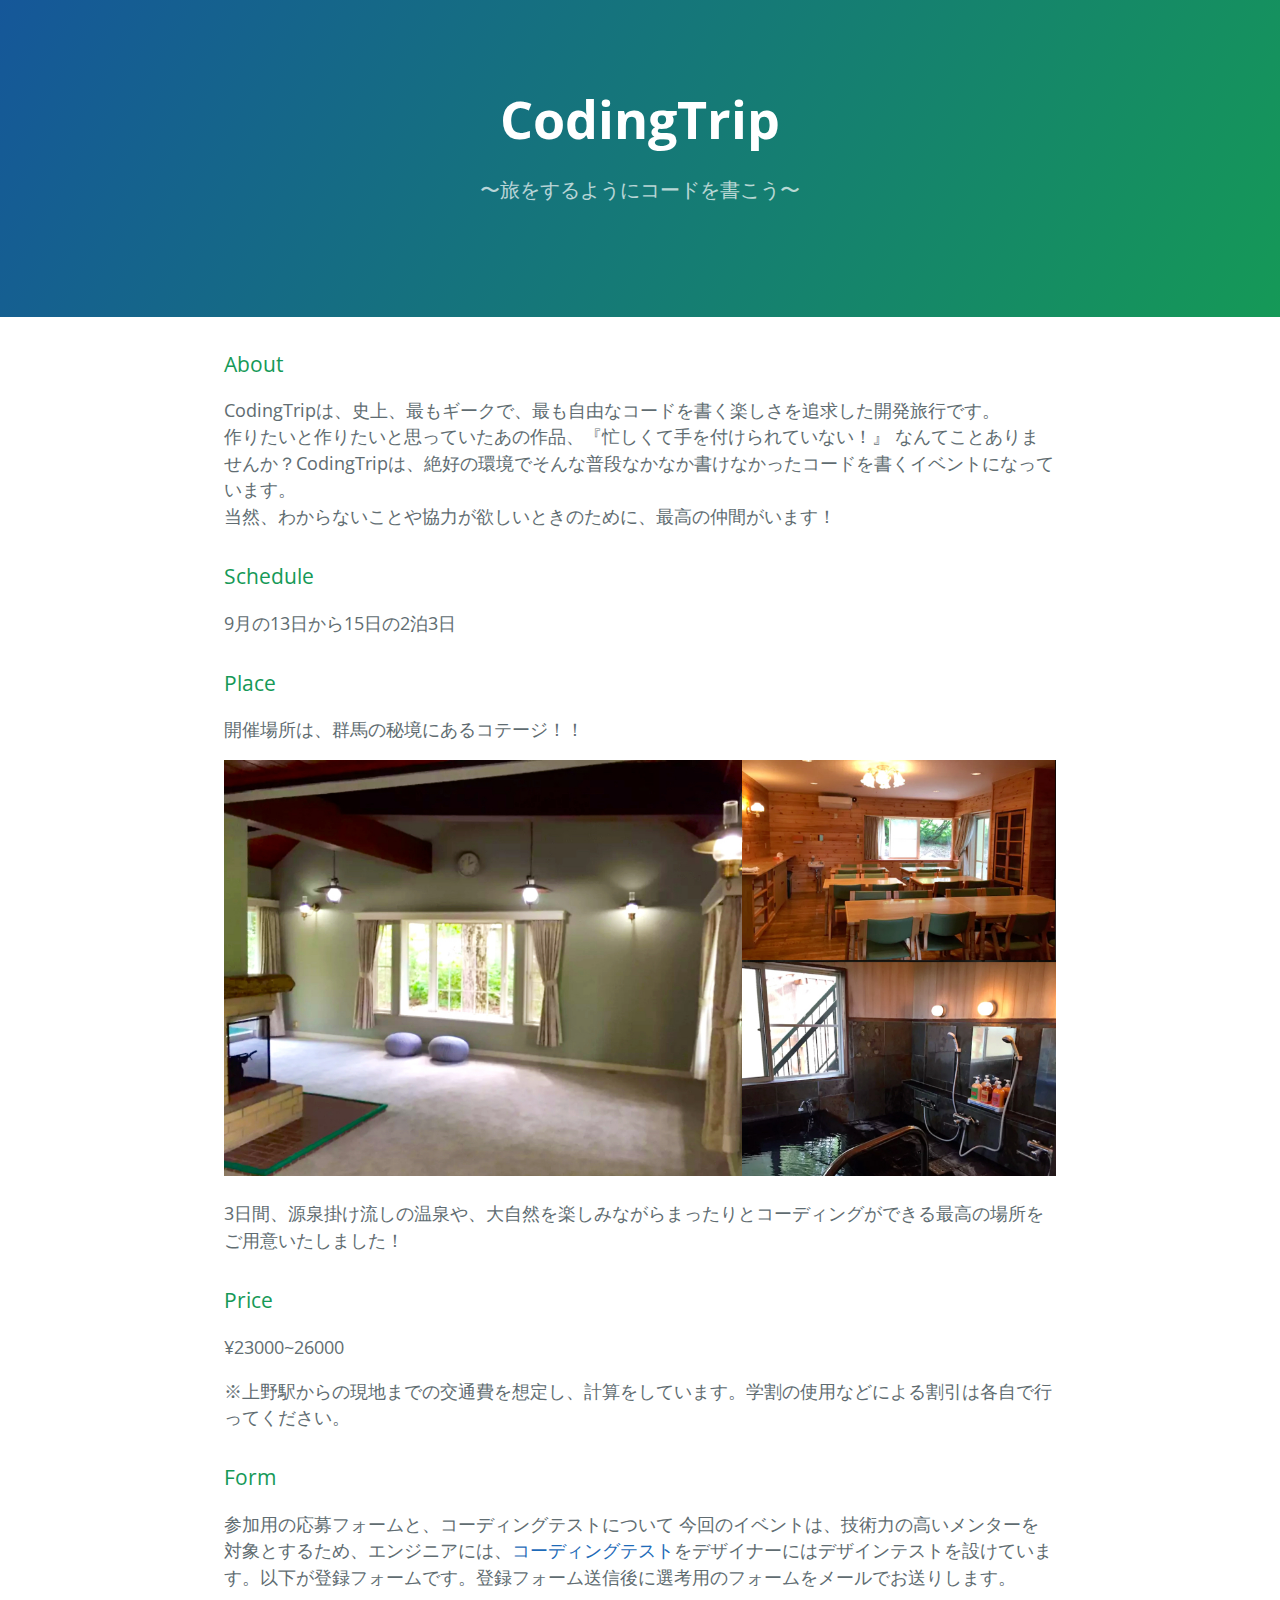
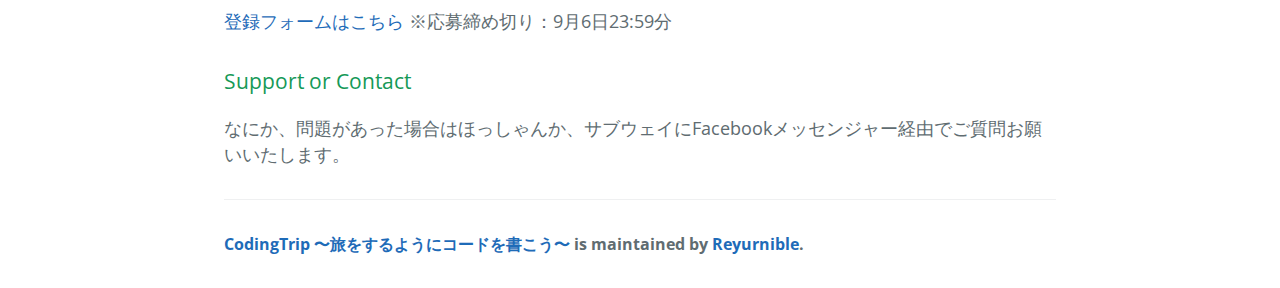
<file: index.html>
<!DOCTYPE html>
<html lang="en-us">
  <head>
    <meta charset="UTF-8">
    <title>CodingTrip 〜旅をするようにコードを書こう〜 by MentorsSchool</title>
    <meta name="viewport" content="width=device-width, initial-scale=1">
    <link rel="stylesheet" type="text/css" href="stylesheets/normalize.css" media="screen">
    <link href='https://fonts.googleapis.com/css?family=Open+Sans:400,700' rel='stylesheet' type='text/css'>
    <link rel="stylesheet" type="text/css" href="stylesheets/stylesheet.css" media="screen">
    <link rel="stylesheet" type="text/css" href="stylesheets/github-light.css" media="screen">
  </head>
  <body>
    <section class="page-header">
      <h1 class="project-name">CodingTrip</h1>
      <h2 class="project-tagline">〜旅をするようにコードを書こう〜</h2>
    </section>

    <section class="main-content">
      <h3><a id="about" class="anchor" href="#about" aria-hidden="true"><span aria-hidden="true" class="octicon octicon-link"></span></a>About</h3>
        <p>
          CodingTripは、史上、最もギークで、最も自由なコードを書く楽しさを追求した開発旅行です。<br>
          作りたいと作りたいと思っていたあの作品、『忙しくて手を付けられていない！』
          なんてことありませんか？CodingTripは、絶好の環境でそんな普段なかなか書けなかったコードを書くイベントになっています。<br>
          当然、わからないことや協力が欲しいときのために、最高の仲間がいます！
        </p>

      <h3><a id="schedule" class="anchor" href="#schedule" aria-hidden="true"><span aria-hidden="true" class="octicon octicon-link"></span></a>Schedule</h3>
        <p>
          9月の13日から15日の2泊3日</b>
        </p>
      <h3><a id="place" class="anchor" href="#designer-templates" aria-hidden="true"><span aria-hidden="true" class="octicon octicon-link"></span></a>Place</h3>
        <p>開催場所は、群馬の秘境にあるコテージ！！</p>
        <img id="placeImage" src="./image/place.jpeg"></img>
        <p>
          3日間、源泉掛け流しの温泉や、大自然を楽しみながらまったりとコーディングができる最高の場所をご用意いたしました！
        </p>
      <h3><a id="price" class="anchor" href="#designer-templates" aria-hidden="true"><span aria-hidden="true" class="octicon octicon-link"></span></a>Price</h3>
        <p>¥23000~26000</p>
        <p>
            ※上野駅からの現地までの交通費を想定し、計算をしています。学割の使用などによる割引は各自で行ってください。
        </p>
      <h3><a id="form" class="anchor" href="#form" aria-hidden="true"><span aria-hidden="true" class="octicon octicon-link"></span></a>Form</h3>
        <p>
          参加用の応募フォームと、コーディングテストについて
          今回のイベントは、技術力の高いメンターを対象とするため、エンジニアには、<a href="./codingtest.html">コーディングテスト</a>をデザイナーにはデザインテストを設けています。以下が登録フォームです。登録フォーム送信後に選考用のフォームをメールでお送りします。
        </p>
        <a href="https://docs.google.com/forms/d/e/1FAIpQLSedLlU4AlSLRO678HzU-JY55dcKl0qyOzU_Le_jAedz8FsvHQ/viewform">登録フォームはこちら</a>
        <span>
            ※応募締め切り：9月6日23:59分
        </span>
      <h3><a id="support-or-contact" class="anchor" href="#support-or-contact" aria-hidden="true"><span aria-hidden="true" class="octicon octicon-link"></span></a>Support or Contact</h3>
        <p>
          なにか、問題があった場合はほっしゃんか、サブウェイにFacebookメッセンジャー経由でご質問お願いいたします。
        </p>

      <footer class="site-footer">
        <span class="site-footer-owner"><a href="https://github.com/Reyurnible/CondingTrip">CodingTrip 〜旅をするようにコードを書こう〜</a> is maintained by <a href="https://github.com/Reyurnible">Reyurnible</a>.</span>
      </footer>

    </section>
  </body>
</html>
</file>
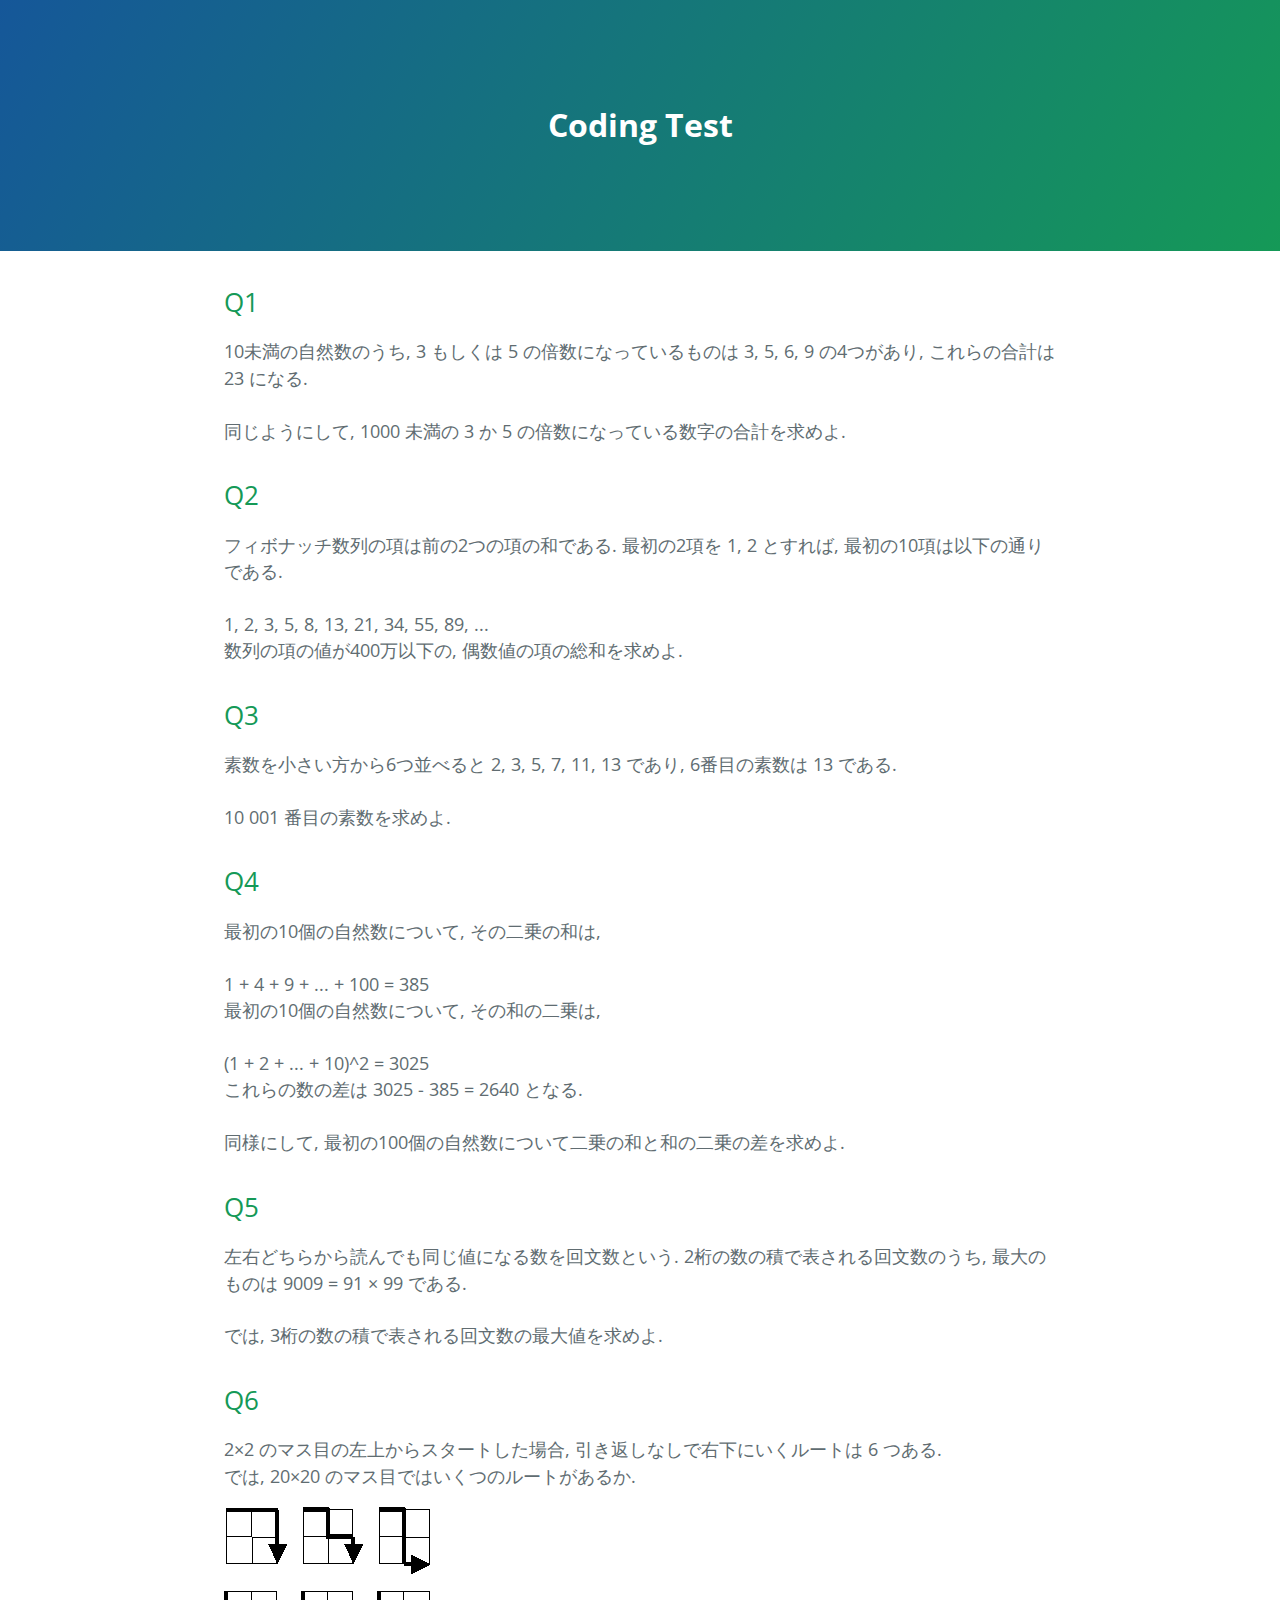
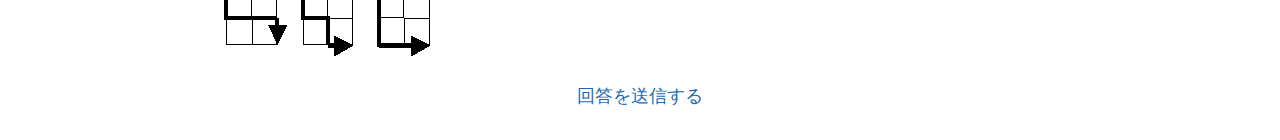
<file: codingtest.html>
<!DOCTYPE html>
<html>
  <head>
    <meta charset="utf-8">
    <title>CodingTrip coding test</title>
    <meta name="viewport" content="width=device-width, initial-scale=1">
    <link rel="stylesheet" type="text/css" href="stylesheets/normalize.css" media="screen">
    <link href='https://fonts.googleapis.com/css?family=Open+Sans:400,700' rel='stylesheet' type='text/css'>
    <link rel="stylesheet" type="text/css" href="stylesheets/stylesheet.css" media="screen">
    <link rel="stylesheet" type="text/css" href="stylesheets/github-light.css" media="screen">
  </head>
  <body>
    <section class="page-header">
        <h1>Coding Test</h1>
    </section>
    <section class="main-content">  
        <h2>Q1</h2>
        <div class="codehilite">
            10未満の自然数のうち, 3 もしくは 5 の倍数になっているものは 3, 5, 6, 9 の4つがあり, これらの合計は 23 になる.<br><br>
            同じようにして, 1000 未満の 3 か 5 の倍数になっている数字の合計を求めよ.
        </div>

        <h2>Q2</h2>
        <div class="codehilite">
            フィボナッチ数列の項は前の2つの項の和である. 最初の2項を 1, 2 とすれば, 最初の10項は以下の通りである.<br><br>
            1, 2, 3, 5, 8, 13, 21, 34, 55, 89, ...<br>
            数列の項の値が400万以下の, 偶数値の項の総和を求めよ.
        </div>
        
        <h2>Q3</h2>
        <div class="codehilite">
            素数を小さい方から6つ並べると 2, 3, 5, 7, 11, 13 であり, 6番目の素数は 13 である.<br><br>
            10 001 番目の素数を求めよ.
        </div>

        <h2>Q4</h2>
        <div class="codehilite">
            最初の10個の自然数について, その二乗の和は,<br><br>
            1 + 4 + 9 + ... + 100 = 385<br>
            最初の10個の自然数について, その和の二乗は,<br><br>
            (1 + 2 + ... + 10)^2 = 3025<br>
            これらの数の差は 3025 - 385 = 2640 となる.<br><br>
            同様にして, 最初の100個の自然数について二乗の和と和の二乗の差を求めよ.
        </div>

        <h2>Q5</h2>
        <div class="codehilite">
            左右どちらから読んでも同じ値になる数を回文数という. 2桁の数の積で表される回文数のうち, 最大のものは 9009 = 91 × 99 である.<br><br>
            では, 3桁の数の積で表される回文数の最大値を求めよ.
        </div>

        <h2>Q6</h2>
        <div class="codehilite">
            2×2 のマス目の左上からスタートした場合, 引き返しなしで右下にいくルートは 6 つある.<br>
            では, 20×20 のマス目ではいくつのルートがあるか.
        </div>
        <p><img src="image/q15_pic.png"></p>
        
        <div class="post">
            <a href="https://docs.google.com/forms/d/e/1FAIpQLSf2ARgjAnXBJys--ONLQLCgb6EBLKX2MHxE4q4JaFOPeS-LlQ/viewform">
                回答を送信する
            </a>
        </div>
        
      </section>
  </body>
</html>
</file>
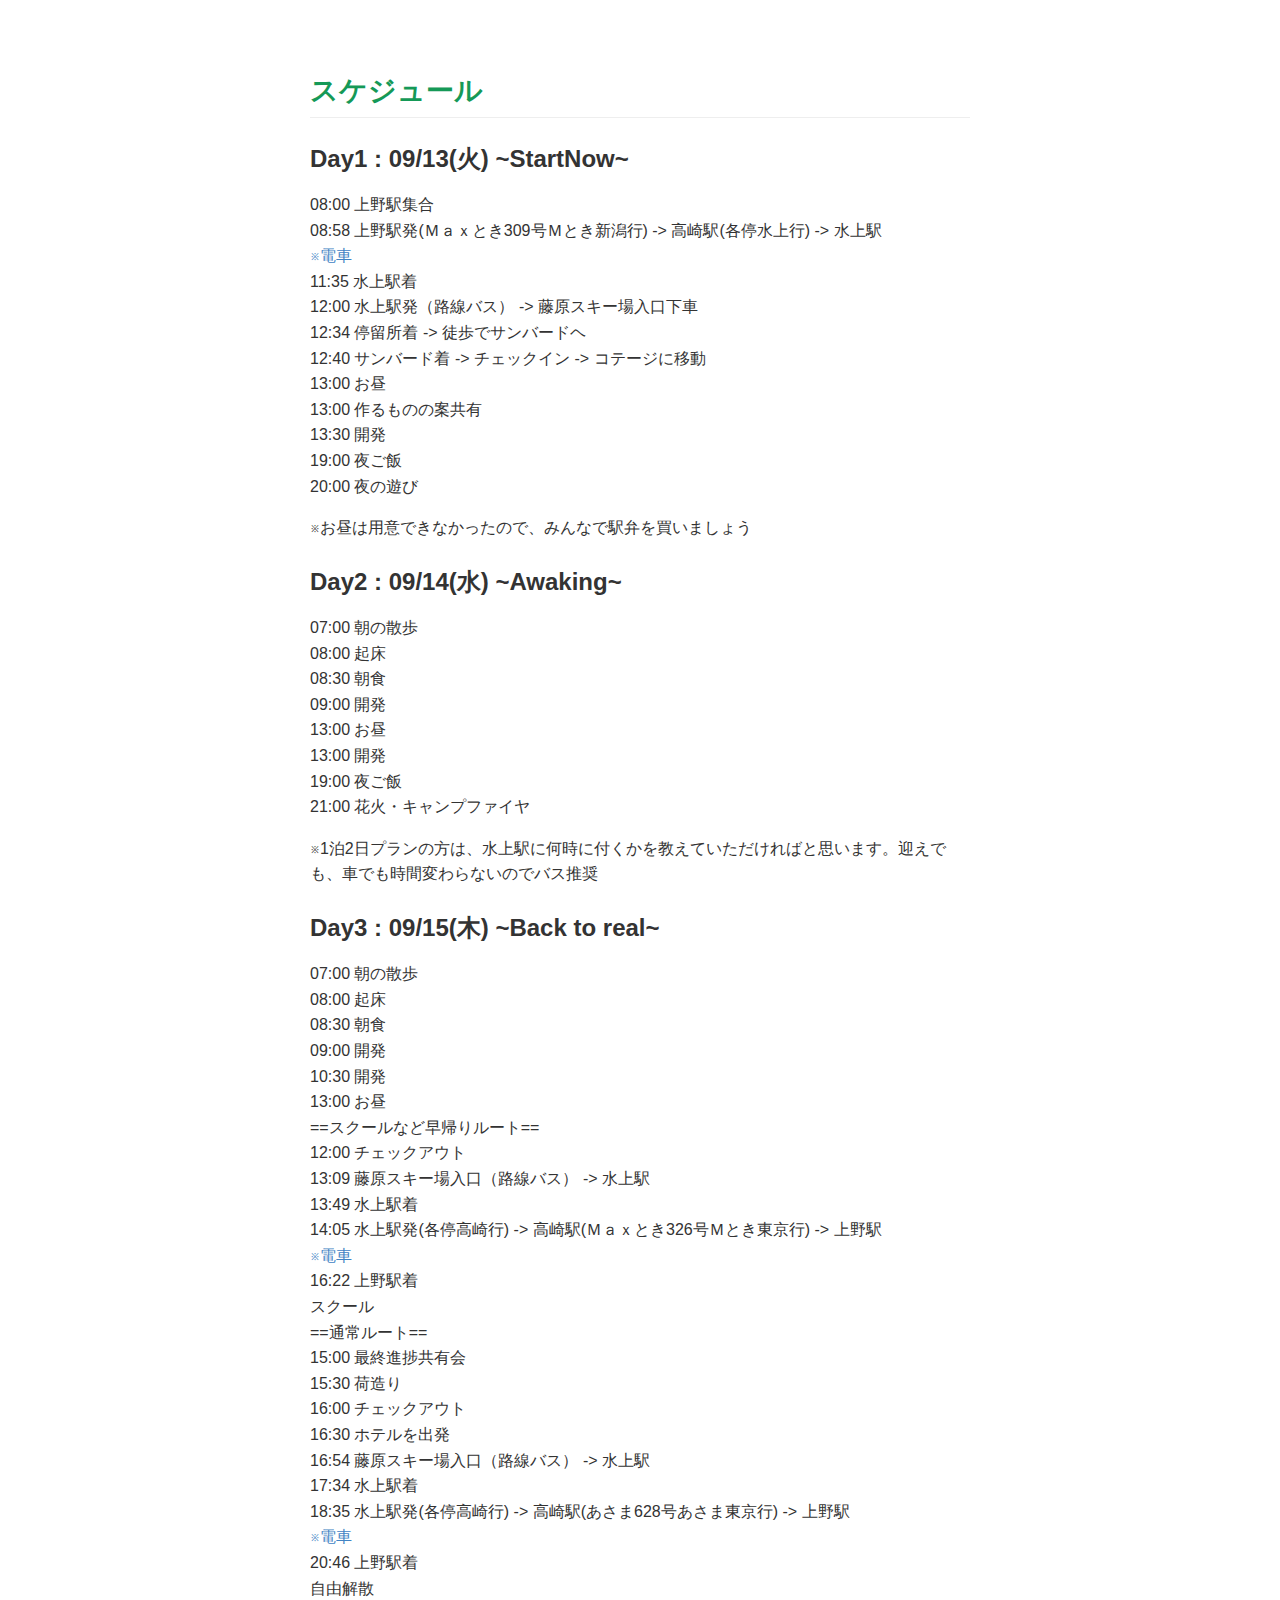
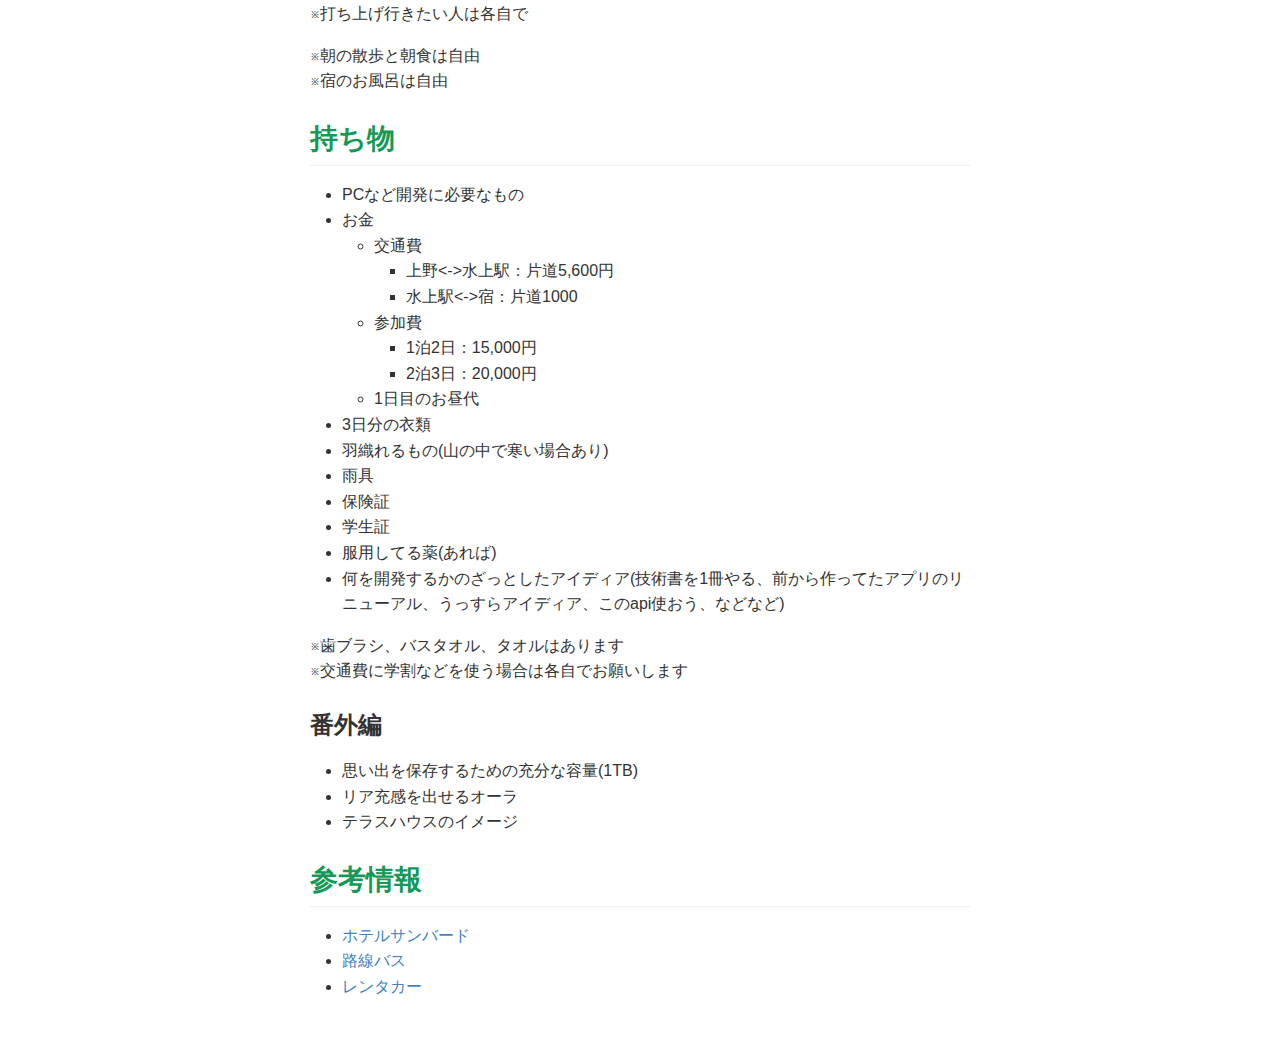
<file: guide.html>
<!DOCTYPE html>
<html>
<head>
	<meta charset="utf-8">
    <link rel="stylesheet" type="text/css" href="stylesheets/guide.css"></link>
	<title>The guide of CodingTrip</title>
</head>
	<body>
		<article class="markdown-body">
			<h1 id="the-guide-of-codingtrip"><a name="user-content-the-guide-of-codingtrip" href="#the-guide-of-codingtrip" class="headeranchor-link" aria-hidden="true"><span class="headeranchor"></span></a>The guide of CodingTrip</h1>
			<h2 id="_1"><a name="user-content-_1" href="#_1" class="headeranchor-link" aria-hidden="true"><span class="headeranchor"></span></a>スケジュール</h2>
			<h3 id="day1-0913-startnow"><a name="user-content-day1-0913-startnow" href="#day1-0913-startnow" class="headeranchor-link" aria-hidden="true"><span class="headeranchor"></span></a>Day1 : 09/13(火) ~StartNow~</h3>
			<p>08:00   上野駅集合<br />
			08:58   上野駅発(Ｍａｘとき309号Ｍとき新潟行) -&gt; 高崎駅(各停水上行) -&gt; 水上駅<br />
			<a href="https://goo.gl/maps/opUtPSEUZzB2">※電車</a><br />
			11:35   水上駅着<br />
			12:00   水上駅発（路線バス） -&gt; 藤原スキー場入口下車<br />
			12:34   停留所着 -&gt; 徒歩でサンバードヘ<br />
			12:40   サンバード着 -&gt; チェックイン -&gt; コテージに移動<br />
			13:00   お昼<br />
			13:00   作るものの案共有<br />
			13:30   開発<br />
			19:00   夜ご飯<br />
			20:00   夜の遊び</p>
			<p>※お昼は用意できなかったので、みんなで駅弁を買いましょう</p>
			<h3 id="day2-0914-awaking"><a name="user-content-day2-0914-awaking" href="#day2-0914-awaking" class="headeranchor-link" aria-hidden="true"><span class="headeranchor"></span></a>Day2 : 09/14(水) ~Awaking~</h3>
			<p>07:00   朝の散歩<br />
			08:00   起床<br />
			08:30   朝食<br />
			09:00   開発<br />
			13:00   お昼<br />
			13:00   開発<br />
			19:00   夜ご飯<br />
			21:00   花火・キャンプファイヤ</p>
			<p>※1泊2日プランの方は、水上駅に何時に付くかを教えていただければと思います。迎えでも、車でも時間変わらないのでバス推奨</p>
			<h3 id="day3-0915-back-to-real"><a name="user-content-day3-0915-back-to-real" href="#day3-0915-back-to-real" class="headeranchor-link" aria-hidden="true"><span class="headeranchor"></span></a>Day3 : 09/15(木) ~Back to real~</h3>
			<p>07:00   朝の散歩<br />
			08:00   起床<br />
			08:30   朝食<br />
			09:00   開発<br />
			10:30   開発<br />
			13:00   お昼<br />
			==スクールなど早帰りルート==<br />
			12:00   チェックアウト<br />
			13:09   藤原スキー場入口（路線バス） -&gt; 水上駅<br />
			13:49   水上駅着<br />
			14:05   水上駅発(各停高崎行) -&gt; 高崎駅(Ｍａｘとき326号Ｍとき東京行) -&gt; 上野駅<br />
			<a href="https://goo.gl/maps/MhA2nD9Q9VG2">※電車</a><br />
			16:22   上野駅着<br />
			        スクール<br />
			==通常ルート==<br />
			15:00   最終進捗共有会<br />
			15:30   荷造り<br />
			16:00   チェックアウト<br />
			16:30   ホテルを出発<br />
			16:54   藤原スキー場入口（路線バス） -&gt; 水上駅<br />
			17:34   水上駅着<br />
			18:35   水上駅発(各停高崎行) -&gt; 高崎駅(あさま628号あさま東京行) -&gt; 上野駅<br />
			<a href="https://goo.gl/maps/5hMM2d3pNzp">※電車</a><br />
			20:46   上野駅着<br />
			        自由解散<br />
			        ※打ち上げ行きたい人は各自で</p>
			<p>※朝の散歩と朝食は自由<br />
			※宿のお風呂は自由</p>
			<h2 id="_2"><a name="user-content-_2" href="#_2" class="headeranchor-link" aria-hidden="true"><span class="headeranchor"></span></a>持ち物</h2>
			<ul>
			<li>PCなど開発に必要なもの</li>
			<li>お金<ul>
			<li>交通費<ul>
			<li>上野&lt;-&gt;水上駅：片道5,600円</li>
			<li>水上駅&lt;-&gt;宿：片道1000</li>
			</ul>
			</li>
			<li>参加費<ul>
			<li>1泊2日：15,000円</li>
			<li>2泊3日：20,000円</li>
			</ul>
			</li>
			<li>1日目のお昼代</li>
			</ul>
			</li>
			<li>3日分の衣類</li>
			<li>羽織れるもの(山の中で寒い場合あり)</li>
			<li>雨具</li>
			<li>保険証</li>
			<li>学生証</li>
			<li>服用してる薬(あれば)</li>
			<li>何を開発するかのざっとしたアイディア(技術書を1冊やる、前から作ってたアプリのリニューアル、うっすらアイディア、このapi使おう、などなど)</li>
			</ul>
			<p>※歯ブラシ、バスタオル、タオルはあります<br />
			※交通費に学割などを使う場合は各自でお願いします</p>
			<h3 id="_3"><a name="user-content-_3" href="#_3" class="headeranchor-link" aria-hidden="true"><span class="headeranchor"></span></a>番外編</h3>
			<ul>
			<li>思い出を保存するための充分な容量(1TB)</li>
			<li>リア充感を出せるオーラ</li>
			<li>テラスハウスのイメージ</li>
			</ul>
			<h2 id="_4"><a name="user-content-_4" href="#_4" class="headeranchor-link" aria-hidden="true"><span class="headeranchor"></span></a>参考情報</h2>
			<ul>
			<li><a href="http://hotel-sunbird.com/">ホテルサンバード</a></li>
			<li><a href="http://www.kan-etsu.net/publics/index/20/">路線バス</a></li>
			<li><a href="http://www.ekiren.co.jp/annai/map/03kantou/e01012minakami.html">レンタカー</a></li>
			</ul>
		</article>
	</body>
</html>
</file>
<file: stylesheets/stylesheet.css>
* {
  box-sizing: border-box; }

body {
  padding: 0;
  margin: 0;
  font-family: "Open Sans", "Helvetica Neue", Helvetica, Arial, sans-serif;
  font-size: 16px;
  line-height: 1.5;
  color: #606c71; }

a {
  color: #1e6bb8;
  text-decoration: none; }
  a:hover {
    text-decoration: underline; }

.btn {
  display: inline-block;
  margin-bottom: 1rem;
  color: rgba(255, 255, 255, 0.7);
  background-color: rgba(255, 255, 255, 0.08);
  border-color: rgba(255, 255, 255, 0.2);
  border-style: solid;
  border-width: 1px;
  border-radius: 0.3rem;
  transition: color 0.2s, background-color 0.2s, border-color 0.2s; }
  .btn + .btn {
    margin-left: 1rem; }

.btn:hover {
  color: rgba(255, 255, 255, 0.8);
  text-decoration: none;
  background-color: rgba(255, 255, 255, 0.2);
  border-color: rgba(255, 255, 255, 0.3); }

@media screen and (min-width: 64em) {
  .btn {
    padding: 0.75rem 1rem; } }

@media screen and (min-width: 42em) and (max-width: 64em) {
  .btn {
    padding: 0.6rem 0.9rem;
    font-size: 0.9rem; } }

@media screen and (max-width: 42em) {
  .btn {
    display: block;
    width: 100%;
    padding: 0.75rem;
    font-size: 0.9rem; }
    .btn + .btn {
      margin-top: 1rem;
      margin-left: 0; } }

.page-header {
  color: #fff;
  text-align: center;
  background-color: #159957;
  background-image: linear-gradient(120deg, #155799, #159957); 
}

@media screen and (min-width: 64em) {
  .page-header {
    padding: 5rem 6rem; } }

@media screen and (min-width: 42em) and (max-width: 64em) {
  .page-header {
    padding: 3rem 4rem; } }

@media screen and (max-width: 42em) {
  .page-header {
    padding: 2rem 1rem; } }

.project-name {
  margin-top: 0;
  margin-bottom: 0.1rem; }

@media screen and (min-width: 64em) {
  .project-name {
    font-size: 3.25rem; } }

@media screen and (min-width: 42em) and (max-width: 64em) {
  .project-name {
    font-size: 2.25rem; } }

@media screen and (max-width: 42em) {
  .project-name {
    font-size: 1.75rem; } }

.project-tagline {
  margin-bottom: 2rem;
  font-weight: normal;
  opacity: 0.7; }

@media screen and (min-width: 64em) {
  .project-tagline {
    font-size: 1.25rem; } }

@media screen and (min-width: 42em) and (max-width: 64em) {
  .project-tagline {
    font-size: 1.15rem; } }

@media screen and (max-width: 42em) {
  .project-tagline {
    font-size: 1rem; } }

.main-content :first-child {
  margin-top: 0; }
.main-content img {
  max-width: 100%; }
.main-content h1, .main-content h2, .main-content h3, .main-content h4, .main-content h5, .main-content h6 {
  margin-top: 2rem;
  margin-bottom: 1rem;
  font-weight: normal;
  color: #159957; }
.main-content p {
  margin-bottom: 1em; }
.main-content code {
  padding: 2px 4px;
  font-family: Consolas, "Liberation Mono", Menlo, Courier, monospace;
  font-size: 0.9rem;
  color: #383e41;
  background-color: #f3f6fa;
  border-radius: 0.3rem; }
.main-content pre {
  padding: 0.8rem;
  margin-top: 0;
  margin-bottom: 1rem;
  font: 1rem Consolas, "Liberation Mono", Menlo, Courier, monospace;
  color: #567482;
  word-wrap: normal;
  background-color: #f3f6fa;
  border: solid 1px #dce6f0;
  border-radius: 0.3rem; }
  .main-content pre > code {
    padding: 0;
    margin: 0;
    font-size: 0.9rem;
    color: #567482;
    word-break: normal;
    white-space: pre;
    background: transparent;
    border: 0; }
.main-content .highlight {
  margin-bottom: 1rem; }
  .main-content .highlight pre {
    margin-bottom: 0;
    word-break: normal; }
.main-content .highlight pre, .main-content pre {
  padding: 0.8rem;
  overflow: auto;
  font-size: 0.9rem;
  line-height: 1.45;
  border-radius: 0.3rem; }
.main-content pre code, .main-content pre tt {
  display: inline;
  max-width: initial;
  padding: 0;
  margin: 0;
  overflow: initial;
  line-height: inherit;
  word-wrap: normal;
  background-color: transparent;
  border: 0; }
  .main-content pre code:before, .main-content pre code:after, .main-content pre tt:before, .main-content pre tt:after {
    content: normal; }
.main-content ul, .main-content ol {
  margin-top: 0; }
.main-content blockquote {
  padding: 0 1rem;
  margin-left: 0;
  color: #819198;
  border-left: 0.3rem solid #dce6f0; }
  .main-content blockquote > :first-child {
    margin-top: 0; }
  .main-content blockquote > :last-child {
    margin-bottom: 0; }
.main-content table {
  display: block;
  width: 100%;
  overflow: auto;
  word-break: normal;
  word-break: keep-all; }
  .main-content table th {
    font-weight: bold; }
  .main-content table th, .main-content table td {
    padding: 0.5rem 1rem;
    border: 1px solid #e9ebec; }
.main-content dl {
  padding: 0; }
  .main-content dl dt {
    padding: 0;
    margin-top: 1rem;
    font-size: 1rem;
    font-weight: bold; }
  .main-content dl dd {
    padding: 0;
    margin-bottom: 1rem; }
.main-content hr {
  height: 2px;
  padding: 0;
  margin: 1rem 0;
  background-color: #eff0f1;
  border: 0; }

@media screen and (min-width: 64em) {
  .main-content {
    max-width: 64rem;
    padding: 2rem 6rem;
    margin: 0 auto;
    font-size: 1.1rem; } }

@media screen and (min-width: 42em) and (max-width: 64em) {
  .main-content {
    padding: 2rem 4rem;
    font-size: 1.1rem; } }

@media screen and (max-width: 42em) {
  .main-content {
    padding: 2rem 1rem;
    font-size: 1rem; } }

.site-footer {
  padding-top: 2rem;
  margin-top: 2rem;
  border-top: solid 1px #eff0f1; }

.site-footer-owner {
  display: block;
  font-weight: bold; }

.site-footer-credits {
  color: #819198; }

@media screen and (min-width: 64em) {
  .site-footer {
    font-size: 1rem; } }

@media screen and (min-width: 42em) and (max-width: 64em) {
  .site-footer {
    font-size: 1rem; } }

@media screen and (max-width: 42em) {
  .site-footer {
    font-size: 0.9rem; } }

.post {
    text-align: center;
}

.place img {
  width: 100%;
  height: auto;
}
</file>
<file: stylesheets/github-light.css>
/*
The MIT License (MIT)

Copyright (c) 2016 GitHub, Inc.

Permission is hereby granted, free of charge, to any person obtaining a copy
of this software and associated documentation files (the "Software"), to deal
in the Software without restriction, including without limitation the rights
to use, copy, modify, merge, publish, distribute, sublicense, and/or sell
copies of the Software, and to permit persons to whom the Software is
furnished to do so, subject to the following conditions:

The above copyright notice and this permission notice shall be included in all
copies or substantial portions of the Software.

THE SOFTWARE IS PROVIDED "AS IS", WITHOUT WARRANTY OF ANY KIND, EXPRESS OR
IMPLIED, INCLUDING BUT NOT LIMITED TO THE WARRANTIES OF MERCHANTABILITY,
FITNESS FOR A PARTICULAR PURPOSE AND NONINFRINGEMENT. IN NO EVENT SHALL THE
AUTHORS OR COPYRIGHT HOLDERS BE LIABLE FOR ANY CLAIM, DAMAGES OR OTHER
LIABILITY, WHETHER IN AN ACTION OF CONTRACT, TORT OR OTHERWISE, ARISING FROM,
OUT OF OR IN CONNECTION WITH THE SOFTWARE OR THE USE OR OTHER DEALINGS IN THE
SOFTWARE.

*/

.pl-c /* comment */ {
  color: #969896;
}

.pl-c1 /* constant, variable.other.constant, support, meta.property-name, support.constant, support.variable, meta.module-reference, markup.raw, meta.diff.header */,
.pl-s .pl-v /* string variable */ {
  color: #0086b3;
}

.pl-e /* entity */,
.pl-en /* entity.name */ {
  color: #795da3;
}

.pl-smi /* variable.parameter.function, storage.modifier.package, storage.modifier.import, storage.type.java, variable.other */,
.pl-s .pl-s1 /* string source */ {
  color: #333;
}

.pl-ent /* entity.name.tag */ {
  color: #63a35c;
}

.pl-k /* keyword, storage, storage.type */ {
  color: #a71d5d;
}

.pl-s /* string */,
.pl-pds /* punctuation.definition.string, string.regexp.character-class */,
.pl-s .pl-pse .pl-s1 /* string punctuation.section.embedded source */,
.pl-sr /* string.regexp */,
.pl-sr .pl-cce /* string.regexp constant.character.escape */,
.pl-sr .pl-sre /* string.regexp source.ruby.embedded */,
.pl-sr .pl-sra /* string.regexp string.regexp.arbitrary-repitition */ {
  color: #183691;
}

.pl-v /* variable */ {
  color: #ed6a43;
}

.pl-id /* invalid.deprecated */ {
  color: #b52a1d;
}

.pl-ii /* invalid.illegal */ {
  color: #f8f8f8;
  background-color: #b52a1d;
}

.pl-sr .pl-cce /* string.regexp constant.character.escape */ {
  font-weight: bold;
  color: #63a35c;
}

.pl-ml /* markup.list */ {
  color: #693a17;
}

.pl-mh /* markup.heading */,
.pl-mh .pl-en /* markup.heading entity.name */,
.pl-ms /* meta.separator */ {
  font-weight: bold;
  color: #1d3e81;
}

.pl-mq /* markup.quote */ {
  color: #008080;
}

.pl-mi /* markup.italic */ {
  font-style: italic;
  color: #333;
}

.pl-mb /* markup.bold */ {
  font-weight: bold;
  color: #333;
}

.pl-md /* markup.deleted, meta.diff.header.from-file */ {
  color: #bd2c00;
  background-color: #ffecec;
}

.pl-mi1 /* markup.inserted, meta.diff.header.to-file */ {
  color: #55a532;
  background-color: #eaffea;
}

.pl-mdr /* meta.diff.range */ {
  font-weight: bold;
  color: #795da3;
}

.pl-mo /* meta.output */ {
  color: #1d3e81;
}
</file>
<file: stylesheets/guide.css>
@charset "utf-8";

body {
  width: 45em;
  outline: 1300px solid #fff;
  margin: 16px auto;
}

body .markdown-body
{
  padding: 30px;
}

@font-face {
  font-family: fontawesome-mini;
  src: url([data-uri]) format('woff');
}

@font-face {
  font-family: octicons-anchor;
  src: url([data-uri]) format('woff');
}

.markdown-body {
  font-family: sans-serif;
  -ms-text-size-adjust: 100%;
  -webkit-text-size-adjust: 100%;
  color: #333333;
  overflow: hidden;
  font-family: "Helvetica Neue", Helvetica, "Segoe UI", Arial, freesans, sans-serif;
  font-size: 16px;
  line-height: 1.6;
  word-wrap: break-word;
}

.markdown-body a {
  background: transparent;
}

.markdown-body a:active,
.markdown-body a:hover {
  outline: 0;
}

.markdown-body b,
.markdown-body strong {
  font-weight: bold;
}

.markdown-body mark {
  background: #ff0;
  color: #000;
  font-style: italic;
  font-weight: bold;
}

.markdown-body sub,
.markdown-body sup {
  font-size: 75%;
  line-height: 0;
  position: relative;
  vertical-align: baseline;
}
.markdown-body sup {
  top: -0.5em;
}
.markdown-body sub {
  bottom: -0.25em;
}

.markdown-body h1 {
  font-size: 2em;
  margin: 0.67em 0;
  display: none;
  color: #159957;
  text-align: center;
}

.markdown-body img {
  border: 0;
}

.markdown-body hr {
  -moz-box-sizing: content-box;
  box-sizing: content-box;
  height: 0;
}

.markdown-body pre {
  overflow: auto;
}

.markdown-body code,
.markdown-body kbd,
.markdown-body pre,
.markdown-body samp {
  font-family: monospace, monospace;
  font-size: 1em;
}

.markdown-body input {
  color: inherit;
  font: inherit;
  margin: 0;
}

.markdown-body html input[disabled] {
  cursor: default;
}

.markdown-body input {
  line-height: normal;
}

.markdown-body input[type="checkbox"] {
  box-sizing: border-box;
  padding: 0;
}

.markdown-body table {
  border-collapse: collapse;
  border-spacing: 0;
}

.markdown-body td,
.markdown-body th {
  padding: 0;
}

.markdown-body .codehilitetable {
  border: 0;
  border-spacing: 0;
}

.markdown-body .codehilitetable tr {
  border: 0;
}

.markdown-body .codehilitetable pre,
.markdown-body .codehilitetable div.codehilite {
  margin: 0;
}

.markdown-body .linenos,
.markdown-body .code,
.markdown-body .codehilitetable td {
  border: 0;
  padding: 0;
}

.markdown-body td:not(.linenos) .linenodiv {
  padding: 0 !important;
}

.markdown-body .code {
  width: 100%;
}

.markdown-body .linenos div pre,
.markdown-body .linenodiv pre,
.markdown-body .linenodiv {
  border: 0;
  -webkit-border-radius: 0;
  -moz-border-radius: 0;
  border-radius: 0;
  -webkit-border-top-left-radius: 3px;
  -webkit-border-bottom-left-radius: 3px;
  -moz-border-radius-topleft: 3px;
  -moz-border-radius-bottomleft: 3px;
  border-top-left-radius: 3px;
  border-bottom-left-radius: 3px;
}

.markdown-body .code div pre,
.markdown-body .code div {
  border: 0;
  -webkit-border-radius: 0;
  -moz-border-radius: 0;
  border-radius: 0;
  -webkit-border-top-right-radius: 3px;
  -webkit-border-bottom-right-radius: 3px;
  -moz-border-radius-topright: 3px;
  -moz-border-radius-bottomright: 3px;
  border-top-right-radius: 3px;
  border-bottom-right-radius: 3px;
}

.markdown-body * {
  -moz-box-sizing: border-box;
  box-sizing: border-box;
}

.markdown-body input {
  font: 13px Helvetica, arial, freesans, clean, sans-serif, "Segoe UI Emoji", "Segoe UI Symbol";
  line-height: 1.4;
}

.markdown-body a {
  color: #4183c4;
  text-decoration: none;
}

.markdown-body a:hover,
.markdown-body a:focus,
.markdown-body a:active {
  text-decoration: underline;
}

.markdown-body hr {
  height: 0;
  margin: 15px 0;
  overflow: hidden;
  background: transparent;
  border: 0;
  border-bottom: 1px solid #ddd;
}

.markdown-body hr:before,
.markdown-body hr:after {
  display: table;
  content: " ";
}

.markdown-body hr:after {
  clear: both;
}

.markdown-body h1,
.markdown-body h2,
.markdown-body h3,
.markdown-body h4,
.markdown-body h5,
.markdown-body h6 {
  margin-top: 15px;
  margin-bottom: 15px;
  line-height: 1.1;
}

.markdown-body h1 {
  font-size: 30px;
}

.markdown-body h2 {
  font-size: 21px;
  color: #159957;
}

.markdown-body h3 {
  font-size: 16px;
}

.markdown-body h4 {
  font-size: 14px;
}

.markdown-body h5 {
  font-size: 12px;
}

.markdown-body h6 {
  font-size: 11px;
}

.markdown-body blockquote {
  margin: 0;
}

.markdown-body ul,
.markdown-body ol {
  padding: 0;
  margin-top: 0;
  margin-bottom: 0;
}

.markdown-body ol ol,
.markdown-body ul ol {
  list-style-type: lower-roman;
}

.markdown-body ul ul ol,
.markdown-body ul ol ol,
.markdown-body ol ul ol,
.markdown-body ol ol ol {
  list-style-type: lower-alpha;
}

.markdown-body dd {
  margin-left: 0;
}

.markdown-body code,
.markdown-body pre,
.markdown-body samp {
  font-family: Consolas, "Liberation Mono", Menlo, Courier, monospace;
  font-size: 12px;
}

.markdown-body pre {
  margin-top: 0;
  margin-bottom: 0;
}

.markdown-body kbd {
  background-color: #e7e7e7;
  background-image: -moz-linear-gradient(#fefefe, #e7e7e7);
  background-image: -webkit-linear-gradient(#fefefe, #e7e7e7);
  background-image: linear-gradient(#fefefe, #e7e7e7);
  background-repeat: repeat-x;
  border-radius: 2px;
  border: 1px solid #cfcfcf;
  color: #000;
  padding: 3px 5px;
  line-height: 10px;
  font: 11px Consolas, "Liberation Mono", Menlo, Courier, monospace;
  display: inline-block;
}

.markdown-body>*:first-child {
  margin-top: 0 !important;
}

.markdown-body>*:last-child {
  margin-bottom: 0 !important;
}

.markdown-body .headeranchor-link {
  position: absolute;
  top: 0;
  bottom: 0;
  left: 0;
  display: block;
  padding-right: 6px;
  padding-left: 30px;
  margin-left: -30px;
}

.markdown-body .headeranchor-link:focus {
  outline: none;
}

.markdown-body h1,
.markdown-body h2,
.markdown-body h3,
.markdown-body h4,
.markdown-body h5,
.markdown-body h6 {
  position: relative;
  margin-top: 1em;
  margin-bottom: 16px;
  font-weight: bold;
  line-height: 1.4;
}

.markdown-body h1 .headeranchor,
.markdown-body h2 .headeranchor,
.markdown-body h3 .headeranchor,
.markdown-body h4 .headeranchor,
.markdown-body h5 .headeranchor,
.markdown-body h6 .headeranchor {
  display: none;
  color: #000;
  vertical-align: middle;
}

.markdown-body h1:hover .headeranchor-link,
.markdown-body h2:hover .headeranchor-link,
.markdown-body h3:hover .headeranchor-link,
.markdown-body h4:hover .headeranchor-link,
.markdown-body h5:hover .headeranchor-link,
.markdown-body h6:hover .headeranchor-link {
  height: 1em;
  padding-left: 8px;
  margin-left: -30px;
  line-height: 1;
  text-decoration: none;
}

.markdown-body h1:hover .headeranchor-link .headeranchor,
.markdown-body h2:hover .headeranchor-link .headeranchor,
.markdown-body h3:hover .headeranchor-link .headeranchor,
.markdown-body h4:hover .headeranchor-link .headeranchor,
.markdown-body h5:hover .headeranchor-link .headeranchor,
.markdown-body h6:hover .headeranchor-link .headeranchor {
  display: inline-block;
}

.markdown-body h1 {
  padding-bottom: 0.3em;
  font-size: 2.25em;
  line-height: 1.2;
  border-bottom: 1px solid #eee;
}

.markdown-body h2 {
  padding-bottom: 0.3em;
  font-size: 1.75em;
  line-height: 1.225;
  border-bottom: 1px solid #eee;
}

.markdown-body h3 {
  font-size: 1.5em;
  line-height: 1.43;
}

.markdown-body h4 {
  font-size: 1.25em;
}

.markdown-body h5 {
  font-size: 1em;
}

.markdown-body h6 {
  font-size: 1em;
  color: #777;
}

.markdown-body p,
.markdown-body blockquote,
.markdown-body ul,
.markdown-body ol,
.markdown-body dl,
.markdown-body table,
.markdown-body pre,
.markdown-body .admonition {
  margin-top: 0;
  margin-bottom: 16px;
}

.markdown-body hr {
  height: 4px;
  padding: 0;
  margin: 16px 0;
  background-color: #e7e7e7;
  border: 0 none;
}

.markdown-body ul,
.markdown-body ol {
  padding-left: 2em;
}

.markdown-body ul ul,
.markdown-body ul ol,
.markdown-body ol ol,
.markdown-body ol ul {
  margin-top: 0;
  margin-bottom: 0;
}

.markdown-body li>p {
  margin-top: 16px;
}

.markdown-body dl {
  padding: 0;
}

.markdown-body dl dt {
  padding: 0;
  margin-top: 16px;
  font-size: 1em;
  font-style: italic;
  font-weight: bold;
}

.markdown-body dl dd {
  padding: 0 16px;
  margin-bottom: 16px;
}

.markdown-body blockquote {
  padding: 0 15px;
  color: #777;
  border-left: 4px solid #ddd;
}

.markdown-body blockquote>:first-child {
  margin-top: 0;
}

.markdown-body blockquote>:last-child {
  margin-bottom: 0;
}

.markdown-body table {
  display: block;
  width: 100%;
  overflow: auto;
  word-break: normal;
  word-break: keep-all;
}

.markdown-body table th {
  font-weight: bold;
}

.markdown-body table th,
.markdown-body table td {
  padding: 6px 13px;
  border: 1px solid #ddd;
}

.markdown-body table tr {
  background-color: #fff;
  border-top: 1px solid #ccc;
}

.markdown-body table tr:nth-child(2n) {
  background-color: #f8f8f8;
}

.markdown-body img {
  max-width: 100%;
  -moz-box-sizing: border-box;
  box-sizing: border-box;
}

.markdown-body code,
.markdown-body samp {
  padding: 0;
  padding-top: 0.2em;
  padding-bottom: 0.2em;
  margin: 0;
  font-size: 85%;
  background-color: rgba(0,0,0,0.04);
  border-radius: 3px;
}

.markdown-body code:before,
.markdown-body code:after {
  letter-spacing: -0.2em;
  content: "\00a0";
}

.markdown-body pre>code {
  padding: 0;
  margin: 0;
  font-size: 100%;
  word-break: normal;
  white-space: pre;
  background: transparent;
  border: 0;
}

.markdown-body .codehilite {
  margin-bottom: 16px;
}

.markdown-body .codehilite pre,
.markdown-body pre {
  padding: 16px;
  overflow: auto;
  font-size: 85%;
  line-height: 1.45;
  background-color: #f7f7f7;
  border-radius: 3px;
}

.markdown-body .codehilite pre {
  margin-bottom: 0;
  word-break: normal;
}

.markdown-body pre {
  word-wrap: normal;
}

.markdown-body pre code {
  display: inline;
  max-width: initial;
  padding: 0;
  margin: 0;
  overflow: initial;
  line-height: inherit;
  word-wrap: normal;
  background-color: transparent;
  border: 0;
}

.markdown-body pre code:before,
.markdown-body pre code:after {
  content: normal;
}

/* Admonition */
.markdown-body .admonition {
  -webkit-border-radius: 3px;
  -moz-border-radius: 3px;
  position: relative;
  border-radius: 3px;
  border: 1px solid #e0e0e0;
  border-left: 6px solid #333;
  padding: 10px 10px 10px 30px;
}

.markdown-body .admonition table {
  color: #333;
}

.markdown-body .admonition p {
  padding: 0;
}

.markdown-body .admonition-title {
  font-weight: bold;
  margin: 0;
}

.markdown-body .admonition>.admonition-title {
  color: #333;
}

.markdown-body .attention>.admonition-title {
  color: #a6d796;
}

.markdown-body .caution>.admonition-title {
  color: #d7a796;
}

.markdown-body .hint>.admonition-title {
  color: #96c6d7;
}

.markdown-body .danger>.admonition-title {
  color: #c25f77;
}

.markdown-body .question>.admonition-title {
  color: #96a6d7;
}

.markdown-body .note>.admonition-title {
  color: #d7c896;
}

.markdown-body .admonition:before,
.markdown-body .attention:before,
.markdown-body .caution:before,
.markdown-body .hint:before,
.markdown-body .danger:before,
.markdown-body .question:before,
.markdown-body .note:before {
  font: normal normal 16px fontawesome-mini;
  -moz-osx-font-smoothing: grayscale;
  -webkit-user-select: none;
  -moz-user-select: none;
  -ms-user-select: none;
  user-select: none;
  line-height: 1.5;
  color: #333;
  position: absolute;
  left: 0;
  top: 0;
  padding-top: 10px;
  padding-left: 10px;
}

.markdown-body .admonition:before {
  content: "\f056\00a0";
  color: 333;
}

.markdown-body .attention:before {
  content: "\f058\00a0";
  color: #a6d796;
}

.markdown-body .caution:before {
  content: "\f06a\00a0";
  color: #d7a796;
}

.markdown-body .hint:before {
  content: "\f05a\00a0";
  color: #96c6d7;
}

.markdown-body .danger:before {
  content: "\f057\00a0";
  color: #c25f77;
}

.markdown-body .question:before {
  content: "\f059\00a0";
  color: #96a6d7;
}

.markdown-body .note:before {
  content: "\f040\00a0";
  color: #d7c896;
}

.markdown-body .admonition::after {
  content: normal;
}

.markdown-body .attention {
  border-left: 6px solid #a6d796;
}

.markdown-body .caution {
  border-left: 6px solid #d7a796;
}

.markdown-body .hint {
  border-left: 6px solid #96c6d7;
}

.markdown-body .danger {
  border-left: 6px solid #c25f77;
}

.markdown-body .question {
  border-left: 6px solid #96a6d7;
}

.markdown-body .note {
  border-left: 6px solid #d7c896;
}

.markdown-body .admonition>*:first-child {
  margin-top: 0 !important;
}

.markdown-body .admonition>*:last-child {
  margin-bottom: 0 !important;
}

/* progress bar*/
.markdown-body .progress {
  display: block;
  width: 300px;
  margin: 10px 0;
  height: 24px;
  -webkit-border-radius: 3px;
  -moz-border-radius: 3px;
  border-radius: 3px;
  background-color: #ededed;
  position: relative;
  box-shadow: inset -1px 1px 3px rgba(0, 0, 0, .1);
}

.markdown-body .progress-label {
  position: absolute;
  text-align: center;
  font-weight: bold;
  width: 100%; margin: 0;
  line-height: 24px;
  color: #333;
  text-shadow: 1px 1px 0 #fefefe, -1px -1px 0 #fefefe, -1px 1px 0 #fefefe, 1px -1px 0 #fefefe, 0 1px 0 #fefefe, 0 -1px 0 #fefefe, 1px 0 0 #fefefe, -1px 0 0 #fefefe, 1px 1px 2px #000;
  -webkit-font-smoothing: antialiased !important;
  white-space: nowrap;
  overflow: hidden;
}

.markdown-body .progress-bar {
  height: 24px;
  float: left;
  -webkit-border-radius: 3px;
  -moz-border-radius: 3px;
  border-radius: 3px;
  background-color: #96c6d7;
  box-shadow: inset 0 1px 0 rgba(255, 255, 255, .5), inset 0 -1px 0 rgba(0, 0, 0, .1);
  background-size: 30px 30px;
  background-image: -webkit-linear-gradient(
    135deg, rgba(255, 255, 255, .4) 27%,
    transparent 27%,
    transparent 52%, rgba(255, 255, 255, .4) 52%,
    rgba(255, 255, 255, .4) 77%,
    transparent 77%, transparent
  );
  background-image: -moz-linear-gradient(
    135deg,
    rgba(255, 255, 255, .4) 27%, transparent 27%,
    transparent 52%, rgba(255, 255, 255, .4) 52%,
    rgba(255, 255, 255, .4) 77%, transparent 77%,
    transparent
  );
  background-image: -ms-linear-gradient(
    135deg,
    rgba(255, 255, 255, .4) 27%, transparent 27%,
    transparent 52%, rgba(255, 255, 255, .4) 52%,
    rgba(255, 255, 255, .4) 77%, transparent 77%,
    transparent
  );
  background-image: -o-linear-gradient(
    135deg,
    rgba(255, 255, 255, .4) 27%, transparent 27%,
    transparent 52%, rgba(255, 255, 255, .4) 52%,
    rgba(255, 255, 255, .4) 77%, transparent 77%,
    transparent
  );
  background-image: linear-gradient(
    135deg,
    rgba(255, 255, 255, .4) 27%, transparent 27%,
    transparent 52%, rgba(255, 255, 255, .4) 52%,
    rgba(255, 255, 255, .4) 77%, transparent 77%,
    transparent
  );
}

.markdown-body .progress-100plus .progress-bar {
  background-color: #a6d796;
}

.markdown-body .progress-80plus .progress-bar {
  background-color: #c6d796;
}

.markdown-body .progress-60plus .progress-bar {
  background-color: #d7c896;
}

.markdown-body .progress-40plus .progress-bar {
  background-color: #d7a796;
}

.markdown-body .progress-20plus .progress-bar {
  background-color: #d796a6;
}

.markdown-body .progress-0plus .progress-bar {
  background-color: #c25f77;
}

.markdown-body .candystripe-animate .progress-bar{
  -webkit-animation: animate-stripes 3s linear infinite;
  -moz-animation: animate-stripes 3s linear infinite;
  animation: animate-stripes 3s linear infinite;
}

@-webkit-keyframes animate-stripes {
  0% {
    background-position: 0 0;
  }

  100% {
    background-position: 60px 0;
  }
}

@-moz-keyframes animate-stripes {
  0% {
    background-position: 0 0;
  }

  100% {
    background-position: 60px 0;
  }
}

@keyframes animate-stripes {
  0% {
    background-position: 0 0;
  }

  100% {
    background-position: 60px 0;
  }
}

.markdown-body .gloss .progress-bar {
  box-shadow:
    inset 0 4px 12px rgba(255, 255, 255, .7),
    inset 0 -12px 0 rgba(0, 0, 0, .05);
}

/* Multimarkdown Critic Blocks */
.markdown-body .critic_mark {
  background: #ff0;
}

.markdown-body .critic_delete {
  color: #c82829;
  text-decoration: line-through;
}

.markdown-body .critic_insert {
  color: #718c00 ;
  text-decoration: underline;
}

.markdown-body .critic_comment {
  color: #8e908c;
  font-style: italic;
}

.markdown-body .headeranchor {
  font: normal normal 16px octicons-anchor;
  line-height: 1;
  display: inline-block;
  text-decoration: none;
  -webkit-font-smoothing: antialiased;
  -moz-osx-font-smoothing: grayscale;
  -webkit-user-select: none;
  -moz-user-select: none;
  -ms-user-select: none;
  user-select: none;
}

.headeranchor:before {
  content: '\f05c';
}

.markdown-body .task-list-item {
  list-style-type: none;
}

.markdown-body .task-list-item+.task-list-item {
  margin-top: 3px;
}

.markdown-body .task-list-item input {
  margin: 0 4px 0.25em -20px;
  vertical-align: middle;
}

/* Media */
@media only screen and (min-width: 480px) {
  .markdown-body {
    font-size:14px;
  }
}

@media only screen and (min-width: 768px) {
  .markdown-body {
    font-size:16px;
  }
}
</file>
